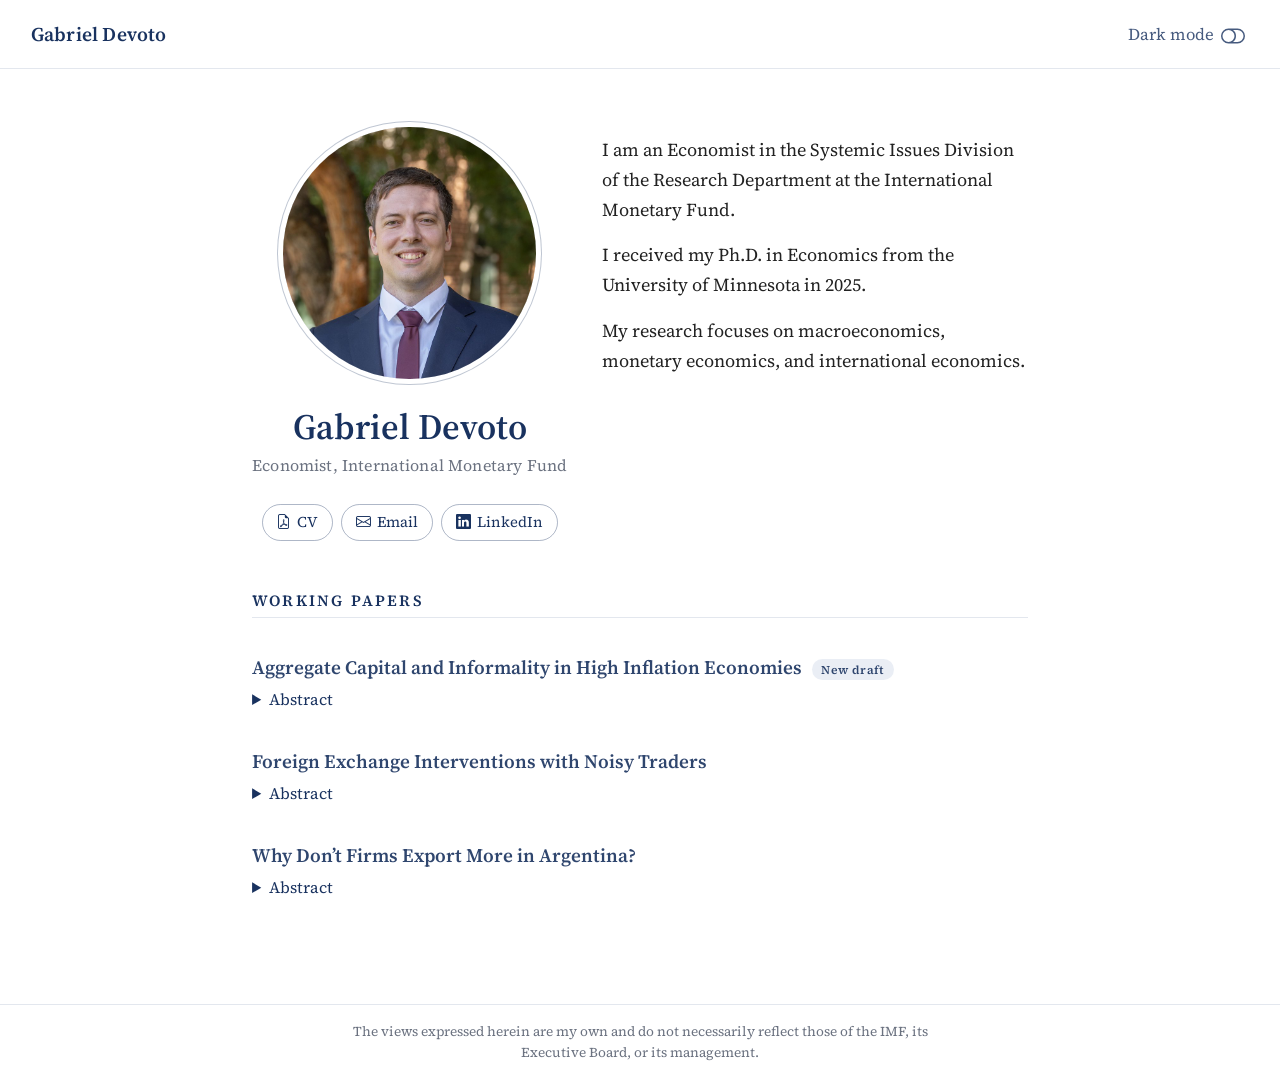
<file: index.html>
<!DOCTYPE html>
<html xmlns="http://www.w3.org/1999/xhtml" lang="en" xml:lang="en"><head>

<meta charset="utf-8">
<meta name="generator" content="quarto-1.10.19">

<meta name="viewport" content="width=device-width, initial-scale=1.0, user-scalable=yes">

<meta name="description" content="Economist at the International Monetary Fund. Research in macroeconomics, monetary economics, and international economics.">

<title>Gabriel Devoto</title>
<style>
/* Default styles provided by pandoc.
** See https://pandoc.org/MANUAL.html#variables-for-html for config info.
*/
span.smallcaps{font-variant: small-caps;}
div.columns{display: flex; gap: 1.5em;}
div.column{flex: auto;}
@media screen {
div.columns{gap: min(4vw, 1.5em);}
div.column{overflow-x: auto;}
}
div.hanging-indent{margin-left: 1.5em; text-indent: -1.5em;}
ul.task-list{list-style: none;}
ul.task-list li input[type="checkbox"] {
  width: 0.8em;
  margin: 0 0.8em 0.2em -1em; /* quarto-specific, see https://github.com/quarto-dev/quarto-cli/issues/4556 */ 
  vertical-align: middle;
}
</style>


<script src="site_libs/quarto-nav/quarto-nav.js"></script>
<script src="site_libs/quarto-nav/headroom.min.js"></script>
<link href="./files/favicon.png" rel="icon" type="image/png">
<script src="site_libs/clipboard/clipboard.min.js"></script>
<script src="site_libs/quarto-html/quarto.js" type="module"></script>
<script src="site_libs/quarto-html/tabsets/tabsets.js" type="module"></script>
<script src="site_libs/quarto-html/popper.min.js"></script>
<script src="site_libs/quarto-html/tippy.umd.min.js"></script>
<link href="site_libs/quarto-html/tippy.css" rel="stylesheet">
<link href="site_libs/quarto-html/quarto-syntax-highlighting-bf27225e3a48a9273f3daa8f8e829971.css" rel="stylesheet" class="quarto-color-scheme" id="quarto-text-highlighting-styles">
<link href="site_libs/quarto-html/quarto-syntax-highlighting-dark-b626d73c4c936ccc3cb08be7d45d1df6.css" rel="stylesheet" class="quarto-color-scheme quarto-color-alternate" id="quarto-text-highlighting-styles">
<link href="site_libs/quarto-html/quarto-syntax-highlighting-bf27225e3a48a9273f3daa8f8e829971.css" rel="stylesheet" class="quarto-color-scheme-extra" id="quarto-text-highlighting-styles">
<script src="site_libs/bootstrap/bootstrap.min.js"></script>
<link href="site_libs/bootstrap/bootstrap-icons.css" rel="stylesheet">
<link href="site_libs/bootstrap/bootstrap-59194062a93482384c1f5efe3e54a863.min.css" rel="stylesheet" append-hash="true" class="quarto-color-scheme" id="quarto-bootstrap" data-mode="light">
<link href="site_libs/bootstrap/bootstrap-dark-36ead2ba9667d5bf728b57c809f55e94.min.css" rel="stylesheet" append-hash="true" class="quarto-color-scheme quarto-color-alternate" id="quarto-bootstrap" data-mode="dark">
<link href="site_libs/bootstrap/bootstrap-59194062a93482384c1f5efe3e54a863.min.css" rel="stylesheet" append-hash="true" class="quarto-color-scheme-extra" id="quarto-bootstrap" data-mode="light">
<script id="quarto-search-options" type="application/json">{
  "language": {
    "search-no-results-text": "No results",
    "search-matching-documents-text": "matching documents",
    "search-copy-link-title": "Copy link to search",
    "search-hide-matches-text": "Hide additional matches",
    "search-more-match-text": "more match in this document",
    "search-more-matches-text": "more matches in this document",
    "search-clear-button-title": "Clear",
    "search-text-placeholder": "",
    "search-detached-cancel-button-title": "Cancel",
    "search-submit-button-title": "Submit",
    "search-label": "Search"
  }
}</script>


<meta property="og:title" content="Gabriel Devoto">
<meta property="og:description" content="Economist at the International Monetary Fund. Research in macroeconomics, monetary economics, and international economics.">
<meta property="og:image" content="https://gabrieldevoto.com/files/share-card.png">
<meta property="og:site_name" content="Gabriel Devoto">
<meta property="og:image:height" content="630">
<meta property="og:image:width" content="1200">
<meta name="twitter:title" content="Gabriel Devoto">
<meta name="twitter:description" content="Economist at the International Monetary Fund. Research in macroeconomics, monetary economics, and international economics.">
<meta name="twitter:image" content="https://gabrieldevoto.com/files/share-card.png">
<meta name="twitter:image-height" content="630">
<meta name="twitter:image-width" content="1200">
<meta name="twitter:card" content="summary_large_image">
</head>

<body class="nav-fixed fullcontent quarto-light"><script id="quarto-html-before-body" type="application/javascript">
    const toggleBodyColorMode = (bsSheetEl) => {
      const mode = bsSheetEl.getAttribute("data-mode");
      const bodyEl = window.document.querySelector("body");
      if (mode === "dark") {
        bodyEl.classList.add("quarto-dark");
        bodyEl.classList.remove("quarto-light");
      } else {
        bodyEl.classList.add("quarto-light");
        bodyEl.classList.remove("quarto-dark");
      }
    }
    const toggleBodyColorPrimary = () => {
      const bsSheetEl = window.document.querySelector("link#quarto-bootstrap:not([rel=disabled-stylesheet])");
      if (bsSheetEl) {
        toggleBodyColorMode(bsSheetEl);
      }
    }
    const setColorSchemeToggle = (alternate) => {
      const toggles = window.document.querySelectorAll('.quarto-color-scheme-toggle');
      for (let i=0; i < toggles.length; i++) {
        const toggle = toggles[i];
        if (toggle) {
          if (alternate) {
            toggle.classList.add("alternate");
          } else {
            toggle.classList.remove("alternate");
          }
        }
      }
    };
    const toggleColorMode = (alternate) => {
      // Switch the stylesheets
      const primaryStylesheets = window.document.querySelectorAll('link.quarto-color-scheme:not(.quarto-color-alternate)');
      const alternateStylesheets = window.document.querySelectorAll('link.quarto-color-scheme.quarto-color-alternate');
      manageTransitions('#quarto-margin-sidebar .nav-link', false);
      if (alternate) {
        // note: dark is layered on light, we don't disable primary!
        enableStylesheet(alternateStylesheets);
        for (const sheetNode of alternateStylesheets) {
          if (sheetNode.id === "quarto-bootstrap") {
            toggleBodyColorMode(sheetNode);
          }
        }
      } else {
        disableStylesheet(alternateStylesheets);
        enableStylesheet(primaryStylesheets)
        toggleBodyColorPrimary();
      }
      manageTransitions('#quarto-margin-sidebar .nav-link', true);
      // Switch the toggles
      setColorSchemeToggle(alternate)
      // Hack to workaround the fact that safari doesn't
      // properly recolor the scrollbar when toggling (#1455)
      if (navigator.userAgent.indexOf('Safari') > 0 && navigator.userAgent.indexOf('Chrome') == -1) {
        manageTransitions("body", false);
        window.scrollTo(0, 1);
        setTimeout(() => {
          window.scrollTo(0, 0);
          manageTransitions("body", true);
        }, 40);
      }
    }
    const disableStylesheet = (stylesheets) => {
      for (let i=0; i < stylesheets.length; i++) {
        const stylesheet = stylesheets[i];
        stylesheet.rel = 'disabled-stylesheet';
      }
    }
    const enableStylesheet = (stylesheets) => {
      for (let i=0; i < stylesheets.length; i++) {
        const stylesheet = stylesheets[i];
        if(stylesheet.rel !== 'stylesheet') { // for Chrome, which will still FOUC without this check
          stylesheet.rel = 'stylesheet';
        }
      }
    }
    const manageTransitions = (selector, allowTransitions) => {
      const els = window.document.querySelectorAll(selector);
      for (let i=0; i < els.length; i++) {
        const el = els[i];
        if (allowTransitions) {
          el.classList.remove('notransition');
        } else {
          el.classList.add('notransition');
        }
      }
    }
    const isFileUrl = () => {
      return window.location.protocol === 'file:';
    }
    const hasAlternateSentinel = () => {
      let styleSentinel = getColorSchemeSentinel();
      if (styleSentinel !== null) {
        return styleSentinel === "alternate";
      } else {
        return false;
      }
    }
    const setStyleSentinel = (alternate) => {
      const value = alternate ? "alternate" : "default";
      if (!isFileUrl()) {
        window.localStorage.setItem("quarto-color-scheme", value);
      } else {
        localAlternateSentinel = value;
      }
    }
    const getColorSchemeSentinel = () => {
      if (!isFileUrl()) {
        const storageValue = window.localStorage.getItem("quarto-color-scheme");
        return storageValue != null ? storageValue : localAlternateSentinel;
      } else {
        return localAlternateSentinel;
      }
    }
    const toggleGiscusIfUsed = (isAlternate, darkModeDefault) => {
      const baseTheme = document.querySelector('#giscus-base-theme')?.value ?? 'light';
      const alternateTheme = document.querySelector('#giscus-alt-theme')?.value ?? 'dark';
      let newTheme = '';
      if(authorPrefersDark) {
        newTheme = isAlternate ? baseTheme : alternateTheme;
      } else {
        newTheme = isAlternate ? alternateTheme : baseTheme;
      }
      const changeGiscusTheme = () => {
        // From: https://github.com/giscus/giscus/issues/336
        const sendMessage = (message) => {
          const iframe = document.querySelector('iframe.giscus-frame');
          if (!iframe) return;
          iframe.contentWindow.postMessage({ giscus: message }, 'https://giscus.app');
        }
        sendMessage({
          setConfig: {
            theme: newTheme
          }
        });
      }
      const isGiscussLoaded = window.document.querySelector('iframe.giscus-frame') !== null;
      if (isGiscussLoaded) {
        changeGiscusTheme();
      }
    };
    const authorPrefersDark = false;
    const queryPrefersDark = window.matchMedia('(prefers-color-scheme: dark)');
    const darkModeDefault = queryPrefersDark.matches;
      document.querySelector('link#quarto-text-highlighting-styles.quarto-color-scheme-extra').rel = 'disabled-stylesheet';
      document.querySelector('link#quarto-bootstrap.quarto-color-scheme-extra').rel = 'disabled-stylesheet';
    let localAlternateSentinel = darkModeDefault ? 'alternate' : 'default';
    // Dark / light mode switch
    window.quartoToggleColorScheme = () => {
      // Read the current dark / light value
      let toAlternate = !hasAlternateSentinel();
      toggleColorMode(toAlternate);
      setStyleSentinel(toAlternate);
      toggleGiscusIfUsed(toAlternate, darkModeDefault);
      window.dispatchEvent(new Event('resize'));
    };
    queryPrefersDark.addEventListener("change", e => {
      if(window.localStorage.getItem("quarto-color-scheme") !== null)
        return;
      const alternate = e.matches
      toggleColorMode(alternate);
      localAlternateSentinel = e.matches ? 'alternate' : 'default'; // this is used alongside local storage!
      toggleGiscusIfUsed(alternate, darkModeDefault);
    });
    // Switch to dark mode if need be
    if (hasAlternateSentinel()) {
      toggleColorMode(true);
    } else {
      toggleColorMode(false);
    }
  </script>

<div id="quarto-search-results"></div>
  <header id="quarto-header" class="headroom fixed-top">
    <nav class="navbar navbar-expand-lg " data-bs-theme="dark">
      <div class="navbar-container container-fluid">
      <div class="navbar-brand-container mx-auto">
    <a class="navbar-brand" href="./index.html">
    <span class="navbar-title">Gabriel Devoto</span>
    </a>
  </div>
        <div class="quarto-navbar-tools tools-end">
  <a href="" class="quarto-color-scheme-toggle quarto-navigation-tool  px-1" onclick="window.quartoToggleColorScheme(); return false;" title="Toggle dark mode"><i class="bi"></i></a>
</div>
      </div> <!-- /container-fluid -->
    </nav>
</header>
<!-- content -->
<div id="quarto-content" class="quarto-container page-columns page-rows-contents page-layout-article page-navbar">
<!-- sidebar -->
<!-- margin-sidebar -->
    
<!-- main -->
<main class="content" id="quarto-document-content">





<div class="quarto-about-trestles">
  <div class="about-entity">
    <img src="files/photo.jpg" class="about-image
  round " style="height: 14em; width: 14em;">
<header id="title-block-header" class="quarto-title-block default">
<div class="quarto-title">
<h1 class="title">Gabriel Devoto</h1>
<p class="subtitle lead">Economist, International Monetary Fund</p>
</div>
<div>
  <div class="description">
    Economist at the International Monetary Fund. Research in macroeconomics, monetary economics, and international economics.
  </div>
</div>
<div class="quarto-title-meta">
  </div>
</header>
    <div class="about-links">
  <a href="https://drive.google.com/file/d/1ITRUISHNsR6_dMEcmKFob0rOaQEbSHuO/view?usp=drive_link" class="about-link" rel="" target="">
    <i class="bi bi-file-earmark-pdf"></i>
     <span class="about-link-text">CV</span>
  </a>
  <a href="mailto:gdevoto@imf.org" class="about-link" rel="" target="">
    <i class="bi bi-envelope"></i>
     <span class="about-link-text">Email</span>
  </a>
  <a href="https://www.linkedin.com/in/gabriel-devoto" class="about-link" rel="" target="">
    <i class="bi bi-linkedin"></i>
     <span class="about-link-text">LinkedIn</span>
  </a>
</div>
  </div>
  <div class="about-contents"><div id="about">
<p>I am an Economist in the Systemic Issues Division of the Research Department at the International Monetary Fund.</p>
<p>I received my Ph.D.&nbsp;in Economics from the University of Minnesota in 2025.</p>
<p>My research focuses on macroeconomics, monetary economics, and international economics.</p>
</div></div>
</div>

<section id="research" class="level2">
<h2 data-anchor-id="research">Working Papers</h2>
<section id="aggregate-capital-and-informality-in-high-inflation-economies-new-draft" class="level3">
<h3 data-anchor-id="aggregate-capital-and-informality-in-high-inflation-economies-new-draft"><a href="https://drive.google.com/file/d/1wWmxeWGpGfh-2S6nsYVg4EsDpPeUU4Yw/view">Aggregate Capital and Informality in High Inflation Economies</a> <span class="tag">New draft</span></h3>
<details>
<summary>
Abstract
</summary>
<p>Countries with higher long-run inflation have larger informal sectors and shallower credit markets, and informality fell, with a lag of several years, after countries adopted inflation targeting. Models in which inflation is a tax on cash predict a smaller informal sector, because informal transactions are cash-intensive. I keep that mechanism and add a second channel, through household saving and the cost of capital, that moves activity toward the informal sector. The inflation tax falls on labor income and on cash that households set aside in advance, and its lump-sum rebate gives savers back less than they pay, so deposits fall and the cost of capital rises. Formal firms use capital intensively and finance payroll in advance, so they contract relative to informal firms. In a tractable economy I derive conditions under which this channel dominates the cash channel. In a calibrated heterogeneous-agent economy, raising annual inflation from 0% to 30% increases the informal share of output from 33% to 37%, about half the cross-country gradient conditional on income. When seigniorage finances government purchases, steady-state welfare falls with inflation at every rate, and the poorest households lose more than the richest.</p>
</details>
</section>
<section id="foreign-exchange-interventions-with-noisy-traders" class="level3">
<h3 data-anchor-id="foreign-exchange-interventions-with-noisy-traders"><a href="https://drive.google.com/file/d/1Mh8I6JTVbpzV7BcVRfz-9a3JML-yKLLV/view?usp=sharing">Foreign Exchange Interventions with Noisy Traders</a></h3>
<details>
<summary>
Abstract
</summary>
<p>This paper focuses on a Central Bank that seeks to profit from trading against irrational noisy traders but cannot directly observe their positions as they blend in with rational traders that are going against the noise themselves. The optimal strategy for the Central Bank is to trade against the remaining noise partially, but this results in an inefficiently small position size. With complete information, targeting the actual noise is optimal for higher expected profits. If the Central Bank had a prior on the net open position limit of the rational traders, it would target more than the remaining observable noise. I prove that the Central Bank can learn to differentiate actual noise from rational traders by fixing the prior for many periods, computing the sample variance of the observable noise, and comparing it with the actual noise variance. Finally, if rational traders have better information than the Central Bank about the future real exchange rate, intervening in the market may result in negative expected profits, so total inaction may be recommendable.</p>
</details>
</section>
<section id="why-dont-firms-export-more-in-argentina" class="level3">
<h3 data-anchor-id="why-dont-firms-export-more-in-argentina"><a href="https://drive.google.com/file/d/1UkgVfSx5r5jIrnHkDDnFOxoAJ0DdPIlg/view?usp=sharing">Why Don’t Firms Export More in Argentina?</a></h3>
<details>
<summary>
Abstract
</summary>
<p>I document that the increase in prices and not in quantities are driving the rise in the value of exports of goods in Argentina in this century. I also show the country’s poor performance in capital formation, the low value of its market capitalization, and the tendency of consumers to save and firms to borrow in foreign currency. These three forces could help explain why Argentina is not exporting more. To understand the mechanisms, I build a model in which financial constraints and external debt will keep the economy closer relative to the same economy unconstrained. Moreover, this constrained economy allows for multiple equilibria, which could open room for optimal policy intervention. The critical channel driving the results is the low capital creation arising from high real exchange rates and the balance-sheet effect, affecting future consumers’ wages through a decrease in the installed capital and its price, which forces the economy to appreciate in the future to compensate for that drop in income and keep the balance of payments in equilibrium. An economy “trapped” in a bad pace will initially export more due to high real exchange rates. Still, it will eventually be forced out of the international markets due to insufficient capital stock.</p>
</details>



</section>
</section>

</main> <!-- /main -->
<script>
  // Show the email address on hover, for visitors without a mail app
  document.querySelectorAll('a[href^="mailto:"]').forEach(function (a) {
    a.title = a.getAttribute('href').replace('mailto:', '');
  });
</script>
<script id="quarto-html-after-body" type="application/javascript">
  window.document.addEventListener("DOMContentLoaded", function (event) {
    // Ensure there is a toggle, if there isn't float one in the top right
    if (window.document.querySelector('.quarto-color-scheme-toggle') === null) {
      const a = window.document.createElement('a');
      a.classList.add('top-right');
      a.classList.add('quarto-color-scheme-toggle');
      a.href = "";
      a.onclick = function() { try { window.quartoToggleColorScheme(); } catch {} return false; };
      const i = window.document.createElement("i");
      i.classList.add('bi');
      a.appendChild(i);
      window.document.body.appendChild(a);
    }
    setColorSchemeToggle(hasAlternateSentinel())
    const isCodeAnnotation = (el) => {
      for (const clz of el.classList) {
        if (clz.startsWith('code-annotation-')) {                     
          return true;
        }
      }
      return false;
    }
    const onCopySuccess = function(e) {
      // button target
      const button = e.trigger;
      // don't keep focus
      button.blur();
      // flash "checked"
      button.classList.add('code-copy-button-checked');
      var currentTitle = button.getAttribute("title");
      button.setAttribute("title", "Copied!");
      let tooltip;
      if (window.bootstrap) {
        button.setAttribute("data-bs-toggle", "tooltip");
        button.setAttribute("data-bs-placement", "left");
        button.setAttribute("data-bs-title", "Copied!");
        tooltip = new bootstrap.Tooltip(button, 
          { trigger: "manual", 
            customClass: "code-copy-button-tooltip",
            offset: [0, -8]});
        tooltip.show();    
      }
      setTimeout(function() {
        if (tooltip) {
          tooltip.hide();
          button.removeAttribute("data-bs-title");
          button.removeAttribute("data-bs-toggle");
          button.removeAttribute("data-bs-placement");
        }
        button.setAttribute("title", currentTitle);
        button.classList.remove('code-copy-button-checked');
      }, 1000);
      // clear code selection
      e.clearSelection();
    }
    const getTextToCopy = function(trigger) {
      const outerScaffold = trigger.parentElement.cloneNode(true);
      const codeEl = outerScaffold.querySelector('code');
      for (const childEl of codeEl.children) {
        if (isCodeAnnotation(childEl)) {
          childEl.remove();
        }
      }
      return codeEl.innerText;
    }
    const clipboard = new window.ClipboardJS('.code-copy-button:not([data-in-quarto-modal])', {
      text: getTextToCopy
    });
    clipboard.on('success', onCopySuccess);
    if (window.document.getElementById('quarto-embedded-source-code-modal')) {
      const clipboardModal = new window.ClipboardJS('.code-copy-button[data-in-quarto-modal]', {
        text: getTextToCopy,
        container: window.document.getElementById('quarto-embedded-source-code-modal')
      });
      clipboardModal.on('success', onCopySuccess);
    }
      var localhostRegex = new RegExp(/^(?:http|https):\/\/localhost\:?[0-9]*\//);
      var mailtoRegex = new RegExp(/^mailto:/);
        var filterRegex = new RegExp("https:\/\/gabrieldevoto\.com");
      var isInternal = (href) => {
          return filterRegex.test(href) || localhostRegex.test(href) || mailtoRegex.test(href);
      }
      // Inspect non-navigation links and adorn them if external
     var links = window.document.querySelectorAll('a[href]:not(.nav-link):not(.navbar-brand):not(.toc-action):not(.sidebar-link):not(.sidebar-item-toggle):not(.pagination-link):not(.no-external):not([aria-hidden]):not(.dropdown-item):not(.quarto-navigation-tool):not(.about-link)');
      for (var i=0; i<links.length; i++) {
        const link = links[i];
        if (!isInternal(link.href)) {
          // undo the damage that might have been done by quarto-nav.js in the case of
          // links that we want to consider external
          if (link.dataset.originalHref !== undefined) {
            link.href = link.dataset.originalHref;
          }
        }
      }
    function tippyHover(el, contentFn, onTriggerFn, onUntriggerFn) {
      const config = {
        allowHTML: true,
        maxWidth: 500,
        delay: 100,
        arrow: false,
        appendTo: function(el) {
            return el.parentElement;
        },
        interactive: true,
        interactiveBorder: 10,
        theme: 'quarto',
        placement: 'bottom-start',
      };
      if (contentFn) {
        config.content = contentFn;
      }
      if (onTriggerFn) {
        config.onTrigger = onTriggerFn;
      }
      if (onUntriggerFn) {
        config.onUntrigger = onUntriggerFn;
      }
      window.tippy(el, config); 
    }
    const noterefs = window.document.querySelectorAll('a[role="doc-noteref"]');
    for (var i=0; i<noterefs.length; i++) {
      const ref = noterefs[i];
      tippyHover(ref, function() {
        // use id or data attribute instead here
        let href = ref.getAttribute('data-footnote-href') || ref.getAttribute('href');
        try { href = new URL(href).hash; } catch {}
        const id = href.replace(/^#\/?/, "");
        const note = window.document.getElementById(id);
        if (note) {
          return note.innerHTML;
        } else {
          return "";
        }
      });
    }
    const xrefs = window.document.querySelectorAll('a.quarto-xref');
    const processXRef = (id, note) => {
      // Strip column container classes
      const stripColumnClz = (el) => {
        el.classList.remove("page-full", "page-columns");
        if (el.children) {
          for (const child of el.children) {
            stripColumnClz(child);
          }
        }
      }
      stripColumnClz(note)
      if (id === null || id.startsWith('sec-')) {
        // Special case sections, only their first couple elements
        const container = document.createElement("div");
        if (note.children && note.children.length > 2) {
          container.appendChild(note.children[0].cloneNode(true));
          for (let i = 1; i < note.children.length; i++) {
            const child = note.children[i];
            if (child.tagName === "P" && child.innerText === "") {
              continue;
            } else {
              container.appendChild(child.cloneNode(true));
              break;
            }
          }
          if (window.Quarto?.typesetMath) {
            window.Quarto.typesetMath(container);
          }
          return container.innerHTML
        } else {
          if (window.Quarto?.typesetMath) {
            window.Quarto.typesetMath(note);
          }
          return note.innerHTML;
        }
      } else {
        // Remove any anchor links if they are present
        const anchorLink = note.querySelector('a.anchorjs-link');
        if (anchorLink) {
          anchorLink.remove();
        }
        if (window.Quarto?.typesetMath) {
          window.Quarto.typesetMath(note);
        }
        if (note.classList.contains("callout")) {
          return note.outerHTML;
        } else {
          return note.innerHTML;
        }
      }
    }
    for (var i=0; i<xrefs.length; i++) {
      const xref = xrefs[i];
      tippyHover(xref, undefined, function(instance) {
        instance.disable();
        let url = xref.getAttribute('href');
        let hash = undefined; 
        if (url.startsWith('#')) {
          hash = url;
        } else {
          try { hash = new URL(url).hash; } catch {}
        }
        if (hash) {
          const id = hash.replace(/^#\/?/, "");
          const note = window.document.getElementById(id);
          if (note !== null) {
            try {
              const html = processXRef(id, note.cloneNode(true));
              instance.setContent(html);
            } finally {
              instance.enable();
              instance.show();
            }
          } else {
            // See if we can fetch this
            fetch(url.split('#')[0])
            .then(res => res.text())
            .then(html => {
              const parser = new DOMParser();
              const htmlDoc = parser.parseFromString(html, "text/html");
              const note = htmlDoc.getElementById(id);
              if (note !== null) {
                const html = processXRef(id, note);
                instance.setContent(html);
              } 
            }).finally(() => {
              instance.enable();
              instance.show();
            });
          }
        } else {
          // See if we can fetch a full url (with no hash to target)
          // This is a special case and we should probably do some content thinning / targeting
          fetch(url)
          .then(res => res.text())
          .then(html => {
            const parser = new DOMParser();
            const htmlDoc = parser.parseFromString(html, "text/html");
            const note = htmlDoc.querySelector('main.content');
            if (note !== null) {
              // This should only happen for chapter cross references
              // (since there is no id in the URL)
              // remove the first header
              if (note.children.length > 0 && note.children[0].tagName === "HEADER") {
                note.children[0].remove();
              }
              const html = processXRef(null, note);
              instance.setContent(html);
            } 
          }).finally(() => {
            instance.enable();
            instance.show();
          });
        }
      }, function(instance) {
      });
    }
        let selectedAnnoteEl;
        const selectorForAnnotation = ( cell, annotation) => {
          let cellAttr = 'data-code-cell="' + cell + '"';
          let lineAttr = 'data-code-annotation="' +  annotation + '"';
          const selector = 'span[' + cellAttr + '][' + lineAttr + ']';
          return selector;
        }
        const selectCodeLines = (annoteEl) => {
          const doc = window.document;
          const targetCell = annoteEl.getAttribute("data-target-cell");
          const targetAnnotation = annoteEl.getAttribute("data-target-annotation");
          const annoteSpan = window.document.querySelector(selectorForAnnotation(targetCell, targetAnnotation));
          const lines = annoteSpan.getAttribute("data-code-lines").split(",");
          const lineIds = lines.map((line) => {
            return targetCell + "-" + line;
          })
          let top = null;
          let height = null;
          let parent = null;
          if (lineIds.length > 0) {
              //compute the position of the single el (top and bottom and make a div)
              const el = window.document.getElementById(lineIds[0]);
              top = el.offsetTop;
              height = el.offsetHeight;
              parent = el.parentElement.parentElement;
            if (lineIds.length > 1) {
              const lastEl = window.document.getElementById(lineIds[lineIds.length - 1]);
              const bottom = lastEl.offsetTop + lastEl.offsetHeight;
              height = bottom - top;
            }
            if (top !== null && height !== null && parent !== null) {
              // cook up a div (if necessary) and position it 
              let div = window.document.getElementById("code-annotation-line-highlight");
              if (div === null) {
                div = window.document.createElement("div");
                div.setAttribute("id", "code-annotation-line-highlight");
                div.style.position = 'absolute';
                parent.appendChild(div);
              }
              div.style.top = top - 2 + "px";
              div.style.height = height + 4 + "px";
              div.style.left = 0;
              let gutterDiv = window.document.getElementById("code-annotation-line-highlight-gutter");
              if (gutterDiv === null) {
                gutterDiv = window.document.createElement("div");
                gutterDiv.setAttribute("id", "code-annotation-line-highlight-gutter");
                gutterDiv.style.position = 'absolute';
                const codeCell = window.document.getElementById(targetCell);
                const gutter = codeCell.querySelector('.code-annotation-gutter');
                gutter.appendChild(gutterDiv);
              }
              gutterDiv.style.top = top - 2 + "px";
              gutterDiv.style.height = height + 4 + "px";
            }
            selectedAnnoteEl = annoteEl;
          }
        };
        const unselectCodeLines = () => {
          const elementsIds = ["code-annotation-line-highlight", "code-annotation-line-highlight-gutter"];
          elementsIds.forEach((elId) => {
            const div = window.document.getElementById(elId);
            if (div) {
              div.remove();
            }
          });
          selectedAnnoteEl = undefined;
        };
          // Handle positioning of the toggle
      window.addEventListener(
        "resize",
        throttle(() => {
          elRect = undefined;
          if (selectedAnnoteEl) {
            selectCodeLines(selectedAnnoteEl);
          }
        }, 10)
      );
      function throttle(fn, ms) {
      let throttle = false;
      let timer;
        return (...args) => {
          if(!throttle) { // first call gets through
              fn.apply(this, args);
              throttle = true;
          } else { // all the others get throttled
              if(timer) clearTimeout(timer); // cancel #2
              timer = setTimeout(() => {
                fn.apply(this, args);
                timer = throttle = false;
              }, ms);
          }
        };
      }
        // Attach click handler to the DT
        const annoteDls = window.document.querySelectorAll('dt[data-target-cell]');
        for (const annoteDlNode of annoteDls) {
          annoteDlNode.addEventListener('click', (event) => {
            const clickedEl = event.target;
            if (clickedEl !== selectedAnnoteEl) {
              unselectCodeLines();
              const activeEl = window.document.querySelector('dt[data-target-cell].code-annotation-active');
              if (activeEl) {
                activeEl.classList.remove('code-annotation-active');
              }
              selectCodeLines(clickedEl);
              clickedEl.classList.add('code-annotation-active');
            } else {
              // Unselect the line
              unselectCodeLines();
              clickedEl.classList.remove('code-annotation-active');
            }
          });
        }
    const findCites = (el) => {
      const parentEl = el.parentElement;
      if (parentEl) {
        const cites = parentEl.dataset.cites;
        if (cites) {
          return {
            el,
            cites: cites.split(' ')
          };
        } else {
          return findCites(el.parentElement)
        }
      } else {
        return undefined;
      }
    };
    var bibliorefs = window.document.querySelectorAll('a[role="doc-biblioref"]');
    for (var i=0; i<bibliorefs.length; i++) {
      const ref = bibliorefs[i];
      const citeInfo = findCites(ref);
      if (citeInfo) {
        tippyHover(citeInfo.el, function() {
          var popup = window.document.createElement('div');
          citeInfo.cites.forEach(function(cite) {
            var citeDiv = window.document.createElement('div');
            citeDiv.classList.add('hanging-indent');
            citeDiv.classList.add('csl-entry');
            var biblioDiv = window.document.getElementById('ref-' + cite);
            if (biblioDiv) {
              citeDiv.innerHTML = biblioDiv.innerHTML;
            }
            popup.appendChild(citeDiv);
          });
          return popup.innerHTML;
        });
      }
    }
  });
  </script>
</div> <!-- /content -->
<footer class="footer">
  <div class="nav-footer">
    <div class="nav-footer-left">
      &nbsp;
    </div>   
    <div class="nav-footer-center">
<p>The views expressed herein are my own and do not necessarily reflect those of the IMF, its Executive Board, or its management.</p>
</div>
    <div class="nav-footer-right">
      &nbsp;
    </div>
  </div>
</footer>




</body></html>
</file>
<file: site_libs/quarto-html/tippy.css>
.tippy-box[data-animation=fade][data-state=hidden]{opacity:0}[data-tippy-root]{max-width:calc(100vw - 10px)}.tippy-box{position:relative;background-color:#333;color:#fff;border-radius:4px;font-size:14px;line-height:1.4;white-space:normal;outline:0;transition-property:transform,visibility,opacity}.tippy-box[data-placement^=top]>.tippy-arrow{bottom:0}.tippy-box[data-placement^=top]>.tippy-arrow:before{bottom:-7px;left:0;border-width:8px 8px 0;border-top-color:initial;transform-origin:center top}.tippy-box[data-placement^=bottom]>.tippy-arrow{top:0}.tippy-box[data-placement^=bottom]>.tippy-arrow:before{top:-7px;left:0;border-width:0 8px 8px;border-bottom-color:initial;transform-origin:center bottom}.tippy-box[data-placement^=left]>.tippy-arrow{right:0}.tippy-box[data-placement^=left]>.tippy-arrow:before{border-width:8px 0 8px 8px;border-left-color:initial;right:-7px;transform-origin:center left}.tippy-box[data-placement^=right]>.tippy-arrow{left:0}.tippy-box[data-placement^=right]>.tippy-arrow:before{left:-7px;border-width:8px 8px 8px 0;border-right-color:initial;transform-origin:center right}.tippy-box[data-inertia][data-state=visible]{transition-timing-function:cubic-bezier(.54,1.5,.38,1.11)}.tippy-arrow{width:16px;height:16px;color:#333}.tippy-arrow:before{content:"";position:absolute;border-color:transparent;border-style:solid}.tippy-content{position:relative;padding:5px 9px;z-index:1}
</file>
<file: site_libs/quarto-html/quarto-syntax-highlighting-bf27225e3a48a9273f3daa8f8e829971.css>
/* quarto syntax highlight colors */
:root {
  --quarto-hl-ot-color: #003B4F;
  --quarto-hl-at-color: #657422;
  --quarto-hl-ss-color: #20794D;
  --quarto-hl-an-color: #5E5E5E;
  --quarto-hl-fu-color: #4758AB;
  --quarto-hl-st-color: #20794D;
  --quarto-hl-cf-color: #003B4F;
  --quarto-hl-op-color: #5E5E5E;
  --quarto-hl-er-color: #AD0000;
  --quarto-hl-bn-color: #AD0000;
  --quarto-hl-al-color: #AD0000;
  --quarto-hl-va-color: #111111;
  --quarto-hl-bu-color: inherit;
  --quarto-hl-ex-color: inherit;
  --quarto-hl-pp-color: #AD0000;
  --quarto-hl-in-color: #5E5E5E;
  --quarto-hl-vs-color: #20794D;
  --quarto-hl-wa-color: #5E5E5E;
  --quarto-hl-do-color: #5E5E5E;
  --quarto-hl-im-color: #00769E;
  --quarto-hl-ch-color: #20794D;
  --quarto-hl-dt-color: #AD0000;
  --quarto-hl-fl-color: #AD0000;
  --quarto-hl-co-color: #5E5E5E;
  --quarto-hl-cv-color: #5E5E5E;
  --quarto-hl-cn-color: #8f5902;
  --quarto-hl-sc-color: #5E5E5E;
  --quarto-hl-dv-color: #AD0000;
  --quarto-hl-kw-color: #003B4F;
}

/* other quarto variables */
:root {
  --quarto-font-monospace: SFMono-Regular, Menlo, Monaco, Consolas, "Liberation Mono", "Courier New", monospace;
}

/* syntax highlight based on Pandoc's rules */
pre > code.sourceCode > span {
  color: #003B4F;
}

code.sourceCode > span {
  color: #003B4F;
}

div.sourceCode,
div.sourceCode pre.sourceCode {
  color: #003B4F;
}

/* Normal */
code span {
  color: #003B4F;
}

/* Alert */
code span.al {
  color: #AD0000;
  font-style: inherit;
}

/* Annotation */
code span.an {
  color: #5E5E5E;
  font-style: inherit;
}

/* Attribute */
code span.at {
  color: #657422;
  font-style: inherit;
}

/* BaseN */
code span.bn {
  color: #AD0000;
  font-style: inherit;
}

/* BuiltIn */
code span.bu {
  font-style: inherit;
}

/* ControlFlow */
code span.cf {
  color: #003B4F;
  font-weight: bold;
  font-style: inherit;
}

/* Char */
code span.ch {
  color: #20794D;
  font-style: inherit;
}

/* Constant */
code span.cn {
  color: #8f5902;
  font-style: inherit;
}

/* Comment */
code span.co {
  color: #5E5E5E;
  font-style: inherit;
}

/* CommentVar */
code span.cv {
  color: #5E5E5E;
  font-style: italic;
}

/* Documentation */
code span.do {
  color: #5E5E5E;
  font-style: italic;
}

/* DataType */
code span.dt {
  color: #AD0000;
  font-style: inherit;
}

/* DecVal */
code span.dv {
  color: #AD0000;
  font-style: inherit;
}

/* Error */
code span.er {
  color: #AD0000;
  font-style: inherit;
}

/* Extension */
code span.ex {
  font-style: inherit;
}

/* Float */
code span.fl {
  color: #AD0000;
  font-style: inherit;
}

/* Function */
code span.fu {
  color: #4758AB;
  font-style: inherit;
}

/* Import */
code span.im {
  color: #00769E;
  font-style: inherit;
}

/* Information */
code span.in {
  color: #5E5E5E;
  font-style: inherit;
}

/* Keyword */
code span.kw {
  color: #003B4F;
  font-weight: bold;
  font-style: inherit;
}

/* Operator */
code span.op {
  color: #5E5E5E;
  font-style: inherit;
}

/* Other */
code span.ot {
  color: #003B4F;
  font-style: inherit;
}

/* Preprocessor */
code span.pp {
  color: #AD0000;
  font-style: inherit;
}

/* SpecialChar */
code span.sc {
  color: #5E5E5E;
  font-style: inherit;
}

/* SpecialString */
code span.ss {
  color: #20794D;
  font-style: inherit;
}

/* String */
code span.st {
  color: #20794D;
  font-style: inherit;
}

/* Variable */
code span.va {
  color: #111111;
  font-style: inherit;
}

/* VerbatimString */
code span.vs {
  color: #20794D;
  font-style: inherit;
}

/* Warning */
code span.wa {
  color: #5E5E5E;
  font-style: italic;
}

.prevent-inlining {
  content: "</";
}

/*# sourceMappingURL=8be38f48d34c45af72792cbd699585e7.css.map */
</file>
<file: site_libs/quarto-html/quarto-syntax-highlighting-dark-b626d73c4c936ccc3cb08be7d45d1df6.css>
/* quarto syntax highlight colors */
:root {
  --quarto-hl-al-color: #f07178;
  --quarto-hl-an-color: #d4d0ab;
  --quarto-hl-at-color: #00e0e0;
  --quarto-hl-bn-color: #d4d0ab;
  --quarto-hl-bu-color: #abe338;
  --quarto-hl-ch-color: #abe338;
  --quarto-hl-co-color: #f8f8f2;
  --quarto-hl-cv-color: #ffd700;
  --quarto-hl-cn-color: #ffd700;
  --quarto-hl-cf-color: #ffa07a;
  --quarto-hl-dt-color: #ffa07a;
  --quarto-hl-dv-color: #d4d0ab;
  --quarto-hl-do-color: #f8f8f2;
  --quarto-hl-er-color: #f07178;
  --quarto-hl-ex-color: #00e0e0;
  --quarto-hl-fl-color: #d4d0ab;
  --quarto-hl-fu-color: #ffa07a;
  --quarto-hl-im-color: #abe338;
  --quarto-hl-in-color: #d4d0ab;
  --quarto-hl-kw-color: #ffa07a;
  --quarto-hl-op-color: #ffa07a;
  --quarto-hl-ot-color: #00e0e0;
  --quarto-hl-pp-color: #dcc6e0;
  --quarto-hl-re-color: #00e0e0;
  --quarto-hl-sc-color: #abe338;
  --quarto-hl-ss-color: #abe338;
  --quarto-hl-st-color: #abe338;
  --quarto-hl-va-color: #00e0e0;
  --quarto-hl-vs-color: #abe338;
  --quarto-hl-wa-color: #dcc6e0;
}

/* other quarto variables */
:root {
  --quarto-font-monospace: SFMono-Regular, Menlo, Monaco, Consolas, "Liberation Mono", "Courier New", monospace;
}

/* syntax highlight based on Pandoc's rules */
pre > code.sourceCode > span {
  color: #f8f8f2;
}

code.sourceCode > span {
  color: #f8f8f2;
}

div.sourceCode,
div.sourceCode pre.sourceCode {
  color: #f8f8f2;
}

/* Normal */
code span {
  color: #f8f8f2;
}

/* Alert */
code span.al {
  color: #f07178;
}

/* Annotation */
code span.an {
  color: #d4d0ab;
}

/* Attribute */
code span.at {
  color: #00e0e0;
}

/* BaseN */
code span.bn {
  color: #d4d0ab;
}

/* BuiltIn */
code span.bu {
  color: #abe338;
}

/* ControlFlow */
code span.cf {
  font-weight: bold;
  color: #ffa07a;
}

/* Char */
code span.ch {
  color: #abe338;
}

/* Constant */
code span.cn {
  color: #ffd700;
}

/* Comment */
code span.co {
  font-style: italic;
  color: #f8f8f2;
}

/* CommentVar */
code span.cv {
  color: #ffd700;
}

/* Documentation */
code span.do {
  color: #f8f8f2;
}

/* DataType */
code span.dt {
  color: #ffa07a;
}

/* DecVal */
code span.dv {
  color: #d4d0ab;
}

/* Error */
code span.er {
  color: #f07178;
  text-decoration: underline;
}

/* Extension */
code span.ex {
  font-weight: bold;
  color: #00e0e0;
}

/* Float */
code span.fl {
  color: #d4d0ab;
}

/* Function */
code span.fu {
  color: #ffa07a;
}

/* Import */
code span.im {
  color: #abe338;
}

/* Information */
code span.in {
  color: #d4d0ab;
}

/* Keyword */
code span.kw {
  font-weight: bold;
  color: #ffa07a;
}

/* Operator */
code span.op {
  color: #ffa07a;
}

/* Other */
code span.ot {
  color: #00e0e0;
}

/* Preprocessor */
code span.pp {
  color: #dcc6e0;
}

/* RegionMarker */
code span.re {
  background-color: #f8f8f2;
  color: #00e0e0;
}

/* SpecialChar */
code span.sc {
  color: #abe338;
}

/* SpecialString */
code span.ss {
  color: #abe338;
}

/* String */
code span.st {
  color: #abe338;
}

/* Variable */
code span.va {
  color: #00e0e0;
}

/* VerbatimString */
code span.vs {
  color: #abe338;
}

/* Warning */
code span.wa {
  color: #dcc6e0;
}

.prevent-inlining {
  content: "</";
}

/*# sourceMappingURL=a269c63e8167c3ae395728e86feb0848.css.map */
</file>
